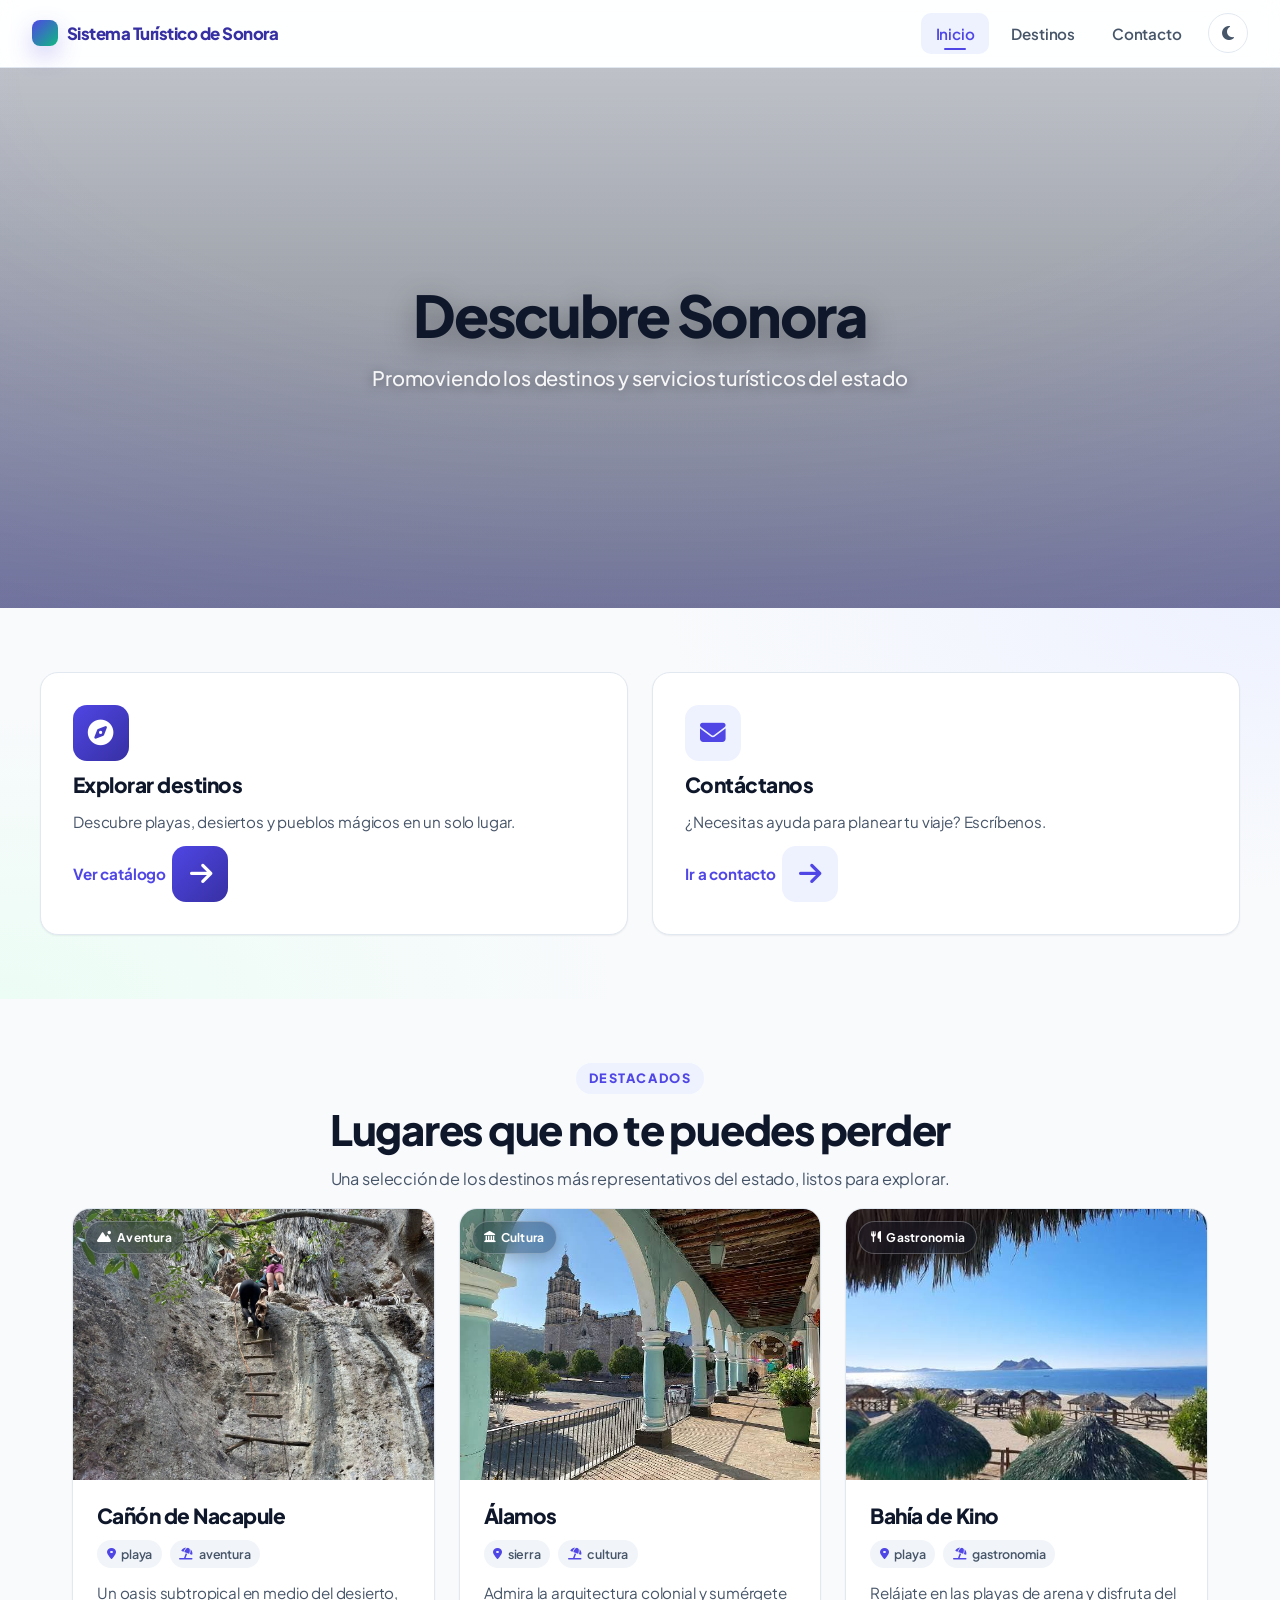
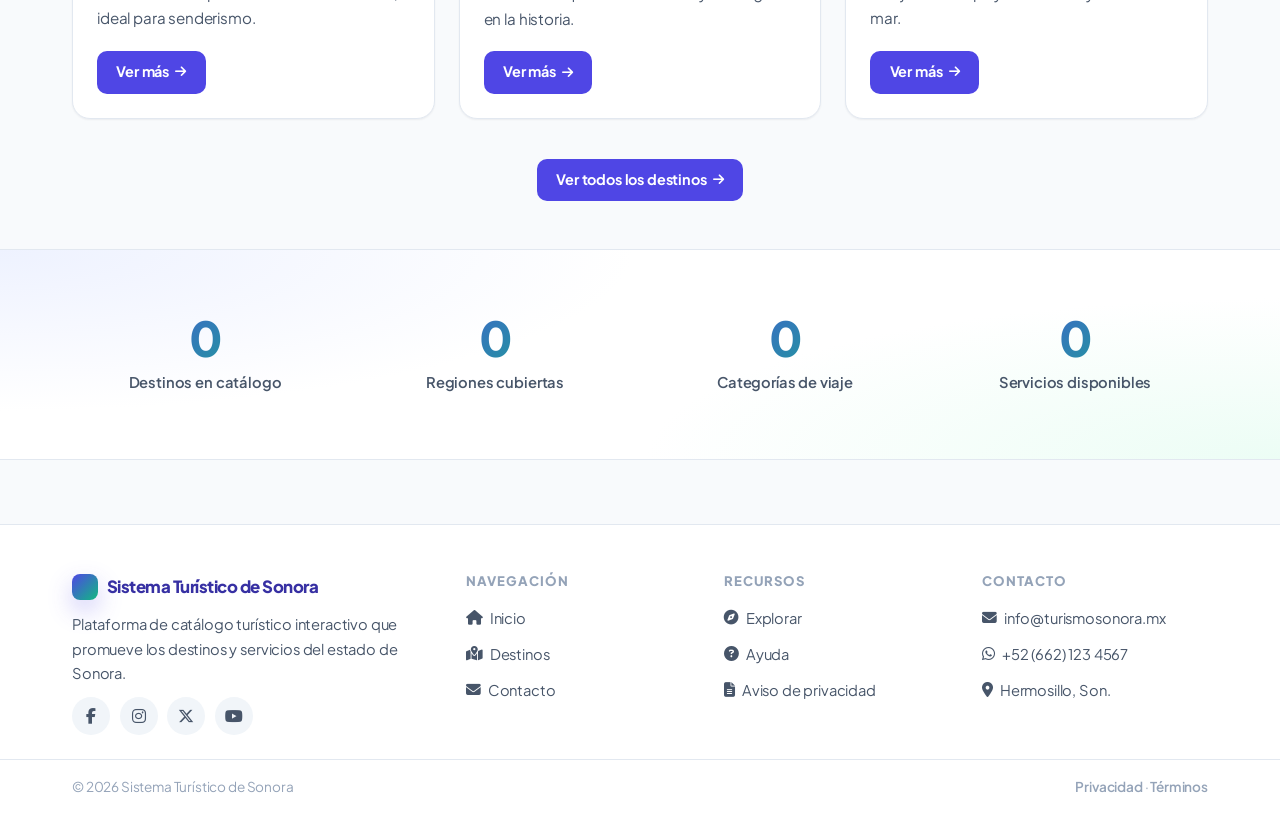
<file: index.html>
<!DOCTYPE html>
<html lang="es">
<head>
    <meta charset="UTF-8">
    <meta name="viewport" content="width=device-width, initial-scale=1.0">
    <title>Sistema Turístico de Sonora - Inicio</title>
    <meta name="description" content="Descubre los destinos turísticos de Sonora: playas, desiertos, pueblos mágicos y aventura. Catálogo interactivo de la Secretaría de Turismo.">
    <meta property="og:title" content="Sistema Turístico de Sonora">
    <meta property="og:description" content="Explora playas, desiertos y pueblos mágicos en un catálogo turístico interactivo.">
    <meta property="og:type" content="website">
    <link rel="icon" href="data:image/svg+xml,<svg xmlns='http://www.w3.org/2000/svg' viewBox='0 0 32 32'><rect width='32' height='32' rx='8' fill='%234F46E5'/><path d='M7 23 L13 13 L17 19 L25 9' stroke='white' stroke-width='2.6' fill='none' stroke-linecap='round' stroke-linejoin='round'/></svg>">
    <link rel="preconnect" href="https://fonts.googleapis.com">
    <link rel="preconnect" href="https://fonts.gstatic.com" crossorigin>
    <link href="https://fonts.googleapis.com/css2?family=Plus+Jakarta+Sans:wght@400;500;600;700;800&display=swap" rel="stylesheet">
    <link rel="stylesheet" href="style.css">
    <link rel="stylesheet" href="https://cdnjs.cloudflare.com/ajax/libs/font-awesome/6.5.2/css/all.min.css">
</head>
<body>

    <a href="#main" class="skip-link">Saltar al contenido</a>

    <header class="main-header">
        <div class="logo">Sistema Turístico de Sonora</div>
        <nav class="main-nav">
            <a href="index.html" class="active">Inicio</a>
            <a href="catalogo.html">Destinos</a>
            <a href="contacto.html">Contacto</a>
            <button id="themeToggle" class="theme-toggle" aria-label="Cambiar tema" aria-pressed="false">
                <i class="fa-solid fa-moon"></i>
            </button>
        </nav>
    </header>

    <main id="main">
        <section class="hero-section-home">
            <div class="hero-content">
                <h1>Descubre Sonora</h1>
                <p>Promoviendo los destinos y servicios turísticos del estado</p>
            </div>
        </section>

        <section class="cta-section">
            <div class="cta-container">
                <a href="catalogo.html" class="cta-card cta-azul-oscuro">
                    <i class="fa-solid fa-compass"></i>
                    <h2>Explorar destinos</h2>
                    <p>Descubre playas, desiertos y pueblos mágicos en un solo lugar.</p>
                    <span class="cta-arrow">Ver catálogo <i class="fa-solid fa-arrow-right"></i></span>
                </a>
                <a href="contacto.html" class="cta-card">
                    <i class="fa-solid fa-envelope"></i>
                    <h2>Contáctanos</h2>
                    <p>¿Necesitas ayuda para planear tu viaje? Escríbenos.</p>
                    <span class="cta-arrow">Ir a contacto <i class="fa-solid fa-arrow-right"></i></span>
                </a>
            </div>
        </section>

        <section class="section-head">
            <span class="eyebrow">Destacados</span>
            <h2>Lugares que no te puedes perder</h2>
            <p>Una selección de los destinos más representativos del estado, listos para explorar.</p>
        </section>

        <div id="destacados-grid" class="destacados-grid">
    
        </div>

        <div class="destacados-cta">
            <a href="catalogo.html" class="btn-ver-mas">Ver todos los destinos</a>
        </div>

        <section class="stats-band">
            <div class="stats-inner">
                <div class="stat-item">
                    <div class="stat-num" data-count="0">0</div>
                    <div class="stat-label">Destinos en catálogo</div>
                </div>
                <div class="stat-item">
                    <div class="stat-num" data-count="0">0</div>
                    <div class="stat-label">Regiones cubiertas</div>
                </div>
                <div class="stat-item">
                    <div class="stat-num" data-count="0">0</div>
                    <div class="stat-label">Categorías de viaje</div>
                </div>
                <div class="stat-item">
                    <div class="stat-num" data-count="0">0</div>
                    <div class="stat-label">Servicios disponibles</div>
                </div>
            </div>
        </section>
    </main>

    <footer class="site-footer">
        <div class="footer-grid">
            <div class="footer-brand">
                <div class="logo">Sistema Turístico de Sonora</div>
                <p>Plataforma de catálogo turístico interactivo que promueve los destinos y servicios del estado de Sonora.</p>
                <div class="footer-social">
                    <a href="#" aria-label="Facebook"><i class="fa-brands fa-facebook-f"></i></a>
                    <a href="#" aria-label="Instagram"><i class="fa-brands fa-instagram"></i></a>
                    <a href="#" aria-label="X"><i class="fa-brands fa-x-twitter"></i></a>
                    <a href="#" aria-label="YouTube"><i class="fa-brands fa-youtube"></i></a>
                </div>
            </div>
            <div class="footer-col">
                <h4>Navegación</h4>
                <ul>
                    <li><a href="index.html"><i class="fa-solid fa-house"></i> Inicio</a></li>
                    <li><a href="catalogo.html"><i class="fa-solid fa-map-location-dot"></i> Destinos</a></li>
                    <li><a href="contacto.html"><i class="fa-solid fa-envelope"></i> Contacto</a></li>
                </ul>
            </div>
            <div class="footer-col">
                <h4>Recursos</h4>
                <ul>
                    <li><a href="catalogo.html"><i class="fa-solid fa-compass"></i> Explorar</a></li>
                    <li><a href="contacto.html"><i class="fa-solid fa-circle-question"></i> Ayuda</a></li>
                    <li><a href="#"><i class="fa-solid fa-file-lines"></i> Aviso de privacidad</a></li>
                </ul>
            </div>
            <div class="footer-col">
                <h4>Contacto</h4>
                <ul>
                    <li><a href="mailto:info@turismosonora.mx"><i class="fa-solid fa-envelope"></i> info@turismosonora.mx</a></li>
                    <li><a href="https://wa.me/526621234567" target="_blank"><i class="fa-brands fa-whatsapp"></i> +52 (662) 123 4567</a></li>
                    <li><a href="#"><i class="fa-solid fa-location-dot"></i> Hermosillo, Son.</a></li>
                </ul>
            </div>
        </div>
        <div class="footer-bottom">
            <div class="footer-bottom-inner">
                <span>© 2026 Sistema Turístico de Sonora</span>
                <span><a href="#">Privacidad</a> · <a href="#">Términos</a></span>
            </div>
        </div>
    </footer>

    <button id="backToTop" class="back-to-top" aria-label="Volver arriba"><i class="fa-solid fa-arrow-up"></i></button>

    <script src="data.js"></script>
    <script src="inicio.js"></script>
    <script src="theme.js"></script>

</body>
</html>
</file>
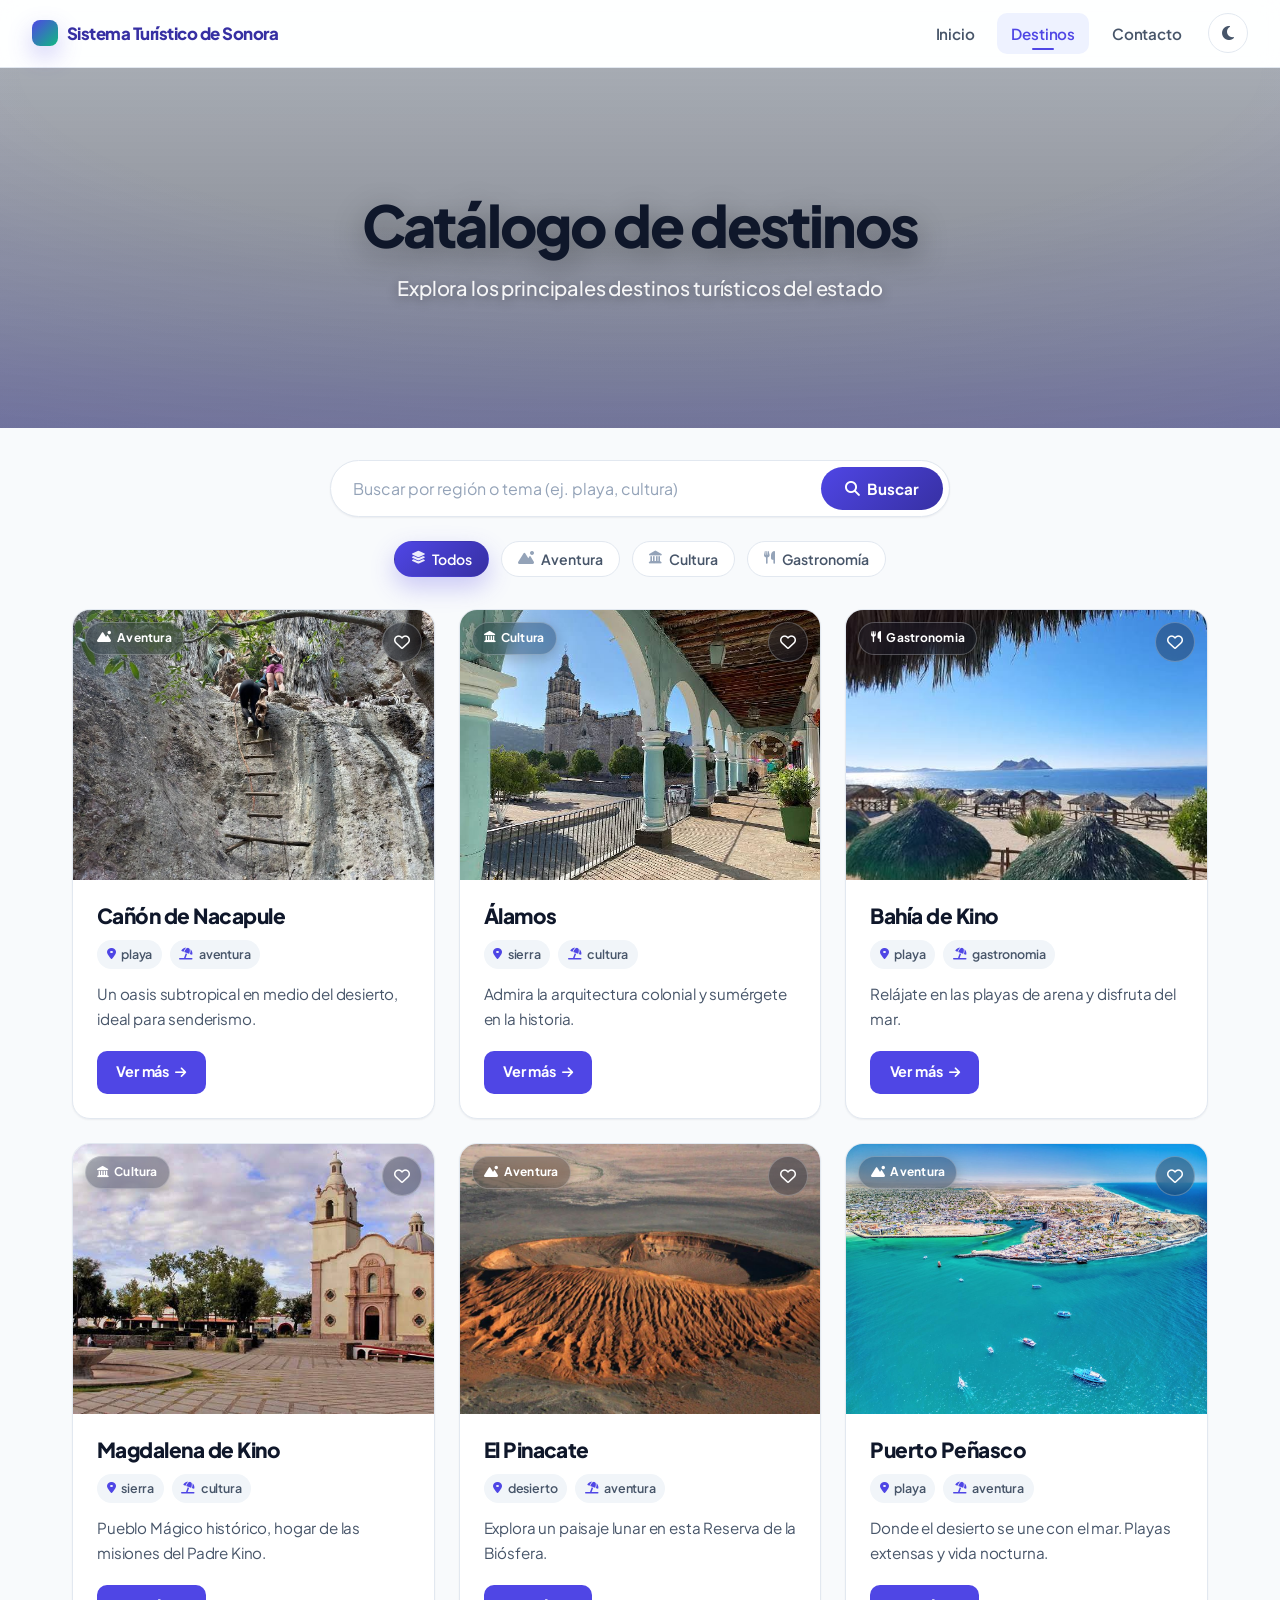
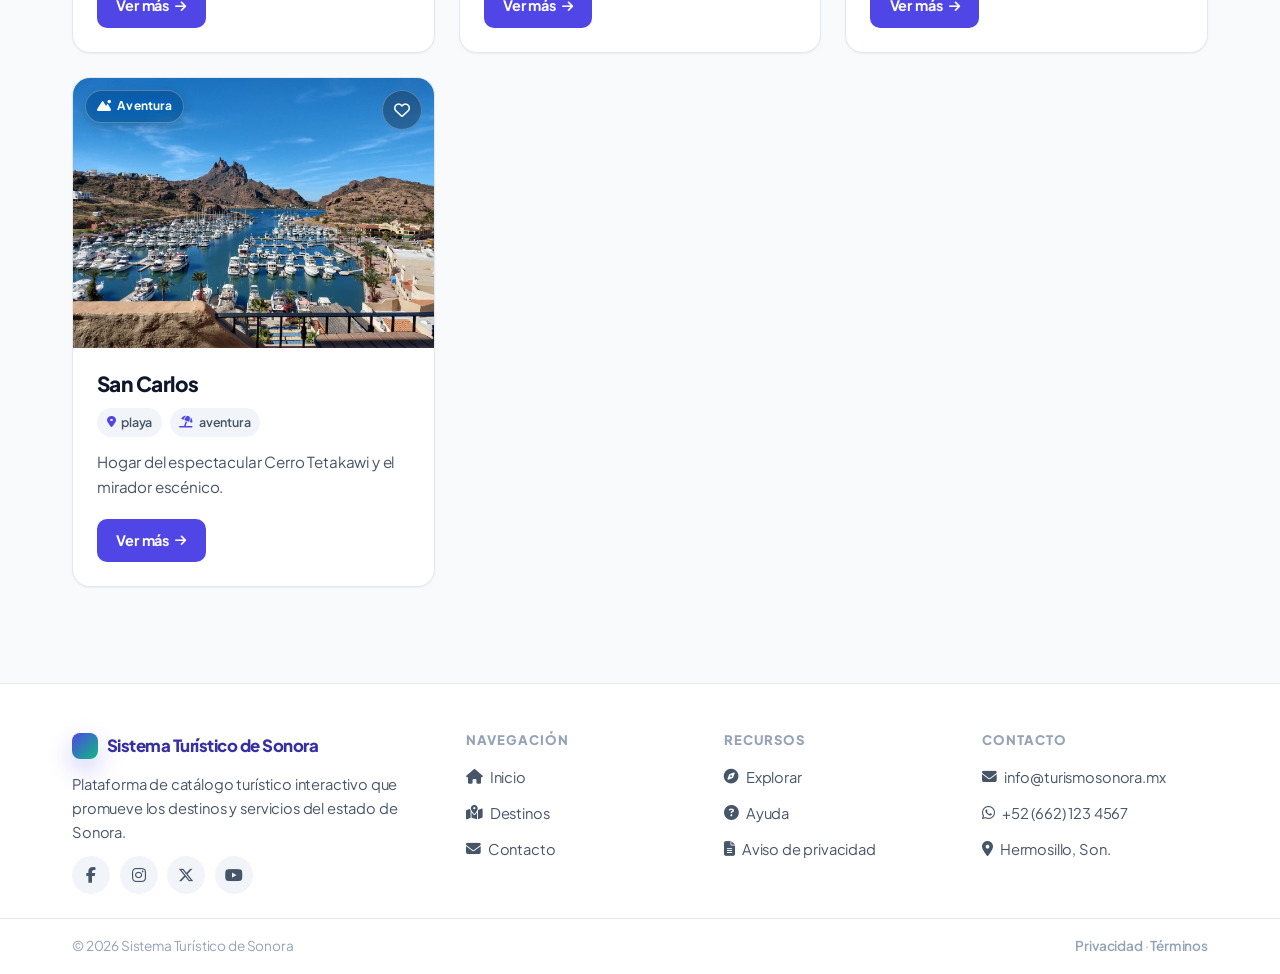
<file: catalogo.html>
<!DOCTYPE html>
<html lang="es">
<head>
    <meta charset="UTF-8">
    <meta name="viewport" content="width=device-width, initial-scale=1.0">
    <title>Catálogo de Destinos - Sonora Turística</title>
    <meta name="description" content="Explora los principales destinos turísticos de Sonora: playas, desiertos, pueblos mágicos y aventura.">
    <meta property="og:title" content="Catálogo de Destinos - Sonora Turística">
    <meta property="og:description" content="Explora los principales destinos turísticos del estado de Sonora.">
    <meta property="og:type" content="website">
    <link rel="icon" href="data:image/svg+xml,<svg xmlns='http://www.w3.org/2000/svg' viewBox='0 0 32 32'><rect width='32' height='32' rx='8' fill='%234F46E5'/><path d='M7 23 L13 13 L17 19 L25 9' stroke='white' stroke-width='2.6' fill='none' stroke-linecap='round' stroke-linejoin='round'/></svg>">
    <link rel="preconnect" href="https://fonts.googleapis.com">
    <link rel="preconnect" href="https://fonts.gstatic.com" crossorigin>
    <link href="https://fonts.googleapis.com/css2?family=Plus+Jakarta+Sans:wght@400;500;600;700;800&display=swap" rel="stylesheet">
    <link rel="stylesheet" href="style.css">
    <link rel="stylesheet" href="https://cdnjs.cloudflare.com/ajax/libs/font-awesome/6.5.2/css/all.min.css">
</head>
<body>

    <a href="#main" class="skip-link">Saltar al contenido</a>

    <header class="main-header">
        <div class="logo">Sistema Turístico de Sonora</div>
        <nav class="main-nav">
            <a href="index.html">Inicio</a>
            <a href="catalogo.html" class="active">Destinos</a>
            <a href="contacto.html">Contacto</a>
            <button id="themeToggle" class="theme-toggle" aria-label="Cambiar tema" aria-pressed="false">
                <i class="fa-solid fa-moon"></i>
            </button>
        </nav>
    </header>

    <main id="main">
        <section class="hero-section">
            <div class="hero-content">
                <h1>Catálogo de destinos</h1>
                <p>Explora los principales destinos turísticos del estado</p>
            </div>
        </section>

        <section class="search-section">
            <div class="search-container">
                <input type="text" id="searchInput" placeholder="Buscar por región o tema (ej. playa, cultura)">
                <button id="searchButton"><i class="fa-solid fa-magnifying-glass"></i> Buscar</button>
            </div>
        </section>

        <div id="filtros-container" class="filter-bar"></div>

        <div id="destinos-container">

        </div>
    </main>

    <footer class="site-footer">
        <div class="footer-grid">
            <div class="footer-brand">
                <div class="logo">Sistema Turístico de Sonora</div>
                <p>Plataforma de catálogo turístico interactivo que promueve los destinos y servicios del estado de Sonora.</p>
                <div class="footer-social">
                    <a href="#" aria-label="Facebook"><i class="fa-brands fa-facebook-f"></i></a>
                    <a href="#" aria-label="Instagram"><i class="fa-brands fa-instagram"></i></a>
                    <a href="#" aria-label="X"><i class="fa-brands fa-x-twitter"></i></a>
                    <a href="#" aria-label="YouTube"><i class="fa-brands fa-youtube"></i></a>
                </div>
            </div>
            <div class="footer-col">
                <h4>Navegación</h4>
                <ul>
                    <li><a href="index.html"><i class="fa-solid fa-house"></i> Inicio</a></li>
                    <li><a href="catalogo.html"><i class="fa-solid fa-map-location-dot"></i> Destinos</a></li>
                    <li><a href="contacto.html"><i class="fa-solid fa-envelope"></i> Contacto</a></li>
                </ul>
            </div>
            <div class="footer-col">
                <h4>Recursos</h4>
                <ul>
                    <li><a href="catalogo.html"><i class="fa-solid fa-compass"></i> Explorar</a></li>
                    <li><a href="contacto.html"><i class="fa-solid fa-circle-question"></i> Ayuda</a></li>
                    <li><a href="#"><i class="fa-solid fa-file-lines"></i> Aviso de privacidad</a></li>
                </ul>
            </div>
            <div class="footer-col">
                <h4>Contacto</h4>
                <ul>
                    <li><a href="mailto:info@turismosonora.mx"><i class="fa-solid fa-envelope"></i> info@turismosonora.mx</a></li>
                    <li><a href="https://wa.me/526621234567" target="_blank"><i class="fa-brands fa-whatsapp"></i> +52 (662) 123 4567</a></li>
                    <li><a href="#"><i class="fa-solid fa-location-dot"></i> Hermosillo, Son.</a></li>
                </ul>
            </div>
        </div>
        <div class="footer-bottom">
            <div class="footer-bottom-inner">
                <span>© 2026 Sistema Turístico de Sonora</span>
                <span><a href="#">Privacidad</a> · <a href="#">Términos</a></span>
            </div>
        </div>
    </footer>

    <button id="backToTop" class="back-to-top" aria-label="Volver arriba"><i class="fa-solid fa-arrow-up"></i></button>

    <script src="data.js"></script>
    <script src="catalogo.js"></script>
    <script src="theme.js"></script>

</body>
</html>
</file>
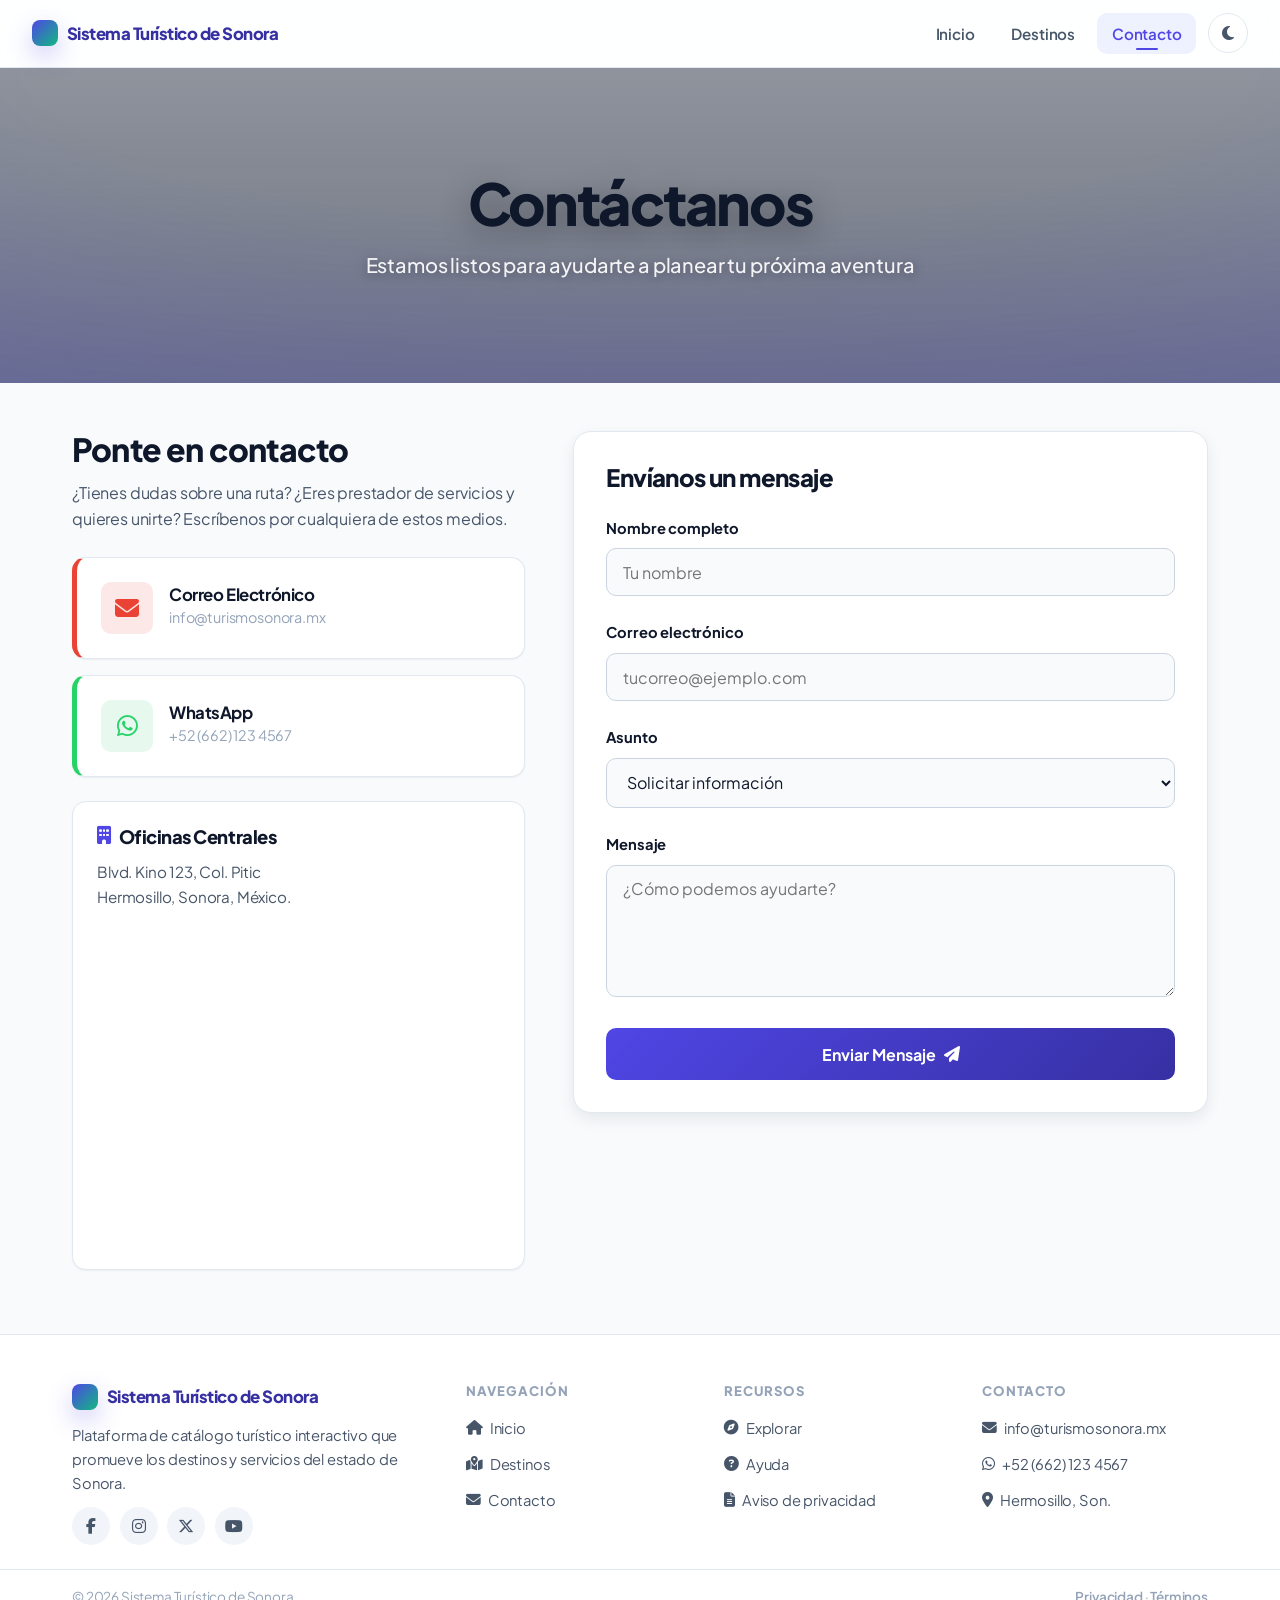
<file: contacto.html>
<!DOCTYPE html>
<html lang="es">
<head>
    <meta charset="UTF-8">
    <meta name="viewport" content="width=device-width, initial-scale=1.0">
    <title>Contacto - Sonora Turística</title>
    <meta name="description" content="Ponte en contacto con el Sistema Turístico de Sonora para planear tu próxima aventura.">
    <meta property="og:title" content="Contacto - Sonora Turística">
    <meta property="og:type" content="website">
    <link rel="icon" href="data:image/svg+xml,<svg xmlns='http://www.w3.org/2000/svg' viewBox='0 0 32 32'><rect width='32' height='32' rx='8' fill='%234F46E5'/><path d='M7 23 L13 13 L17 19 L25 9' stroke='white' stroke-width='2.6' fill='none' stroke-linecap='round' stroke-linejoin='round'/></svg>">
    <link rel="preconnect" href="https://fonts.googleapis.com">
    <link rel="preconnect" href="https://fonts.gstatic.com" crossorigin>
    <link href="https://fonts.googleapis.com/css2?family=Plus+Jakarta+Sans:wght@400;500;600;700;800&display=swap" rel="stylesheet">
    <link rel="stylesheet" href="style.css">
    <link rel="stylesheet" href="https://cdnjs.cloudflare.com/ajax/libs/font-awesome/6.5.2/css/all.min.css">
</head>
<body>

    <a href="#main" class="skip-link">Saltar al contenido</a>

    <header class="main-header">
        <div class="logo">Sistema Turístico de Sonora</div>
        <nav class="main-nav">
            <a href="index.html">Inicio</a>
            <a href="catalogo.html">Destinos</a>
            <a href="contacto.html" class="active">Contacto</a>
            <button id="themeToggle" class="theme-toggle" aria-label="Cambiar tema" aria-pressed="false">
                <i class="fa-solid fa-moon"></i>
            </button>
        </nav>
    </header>

    <section class="hero-section hero-contact">
        <div class="hero-content">
            <h1>Contáctanos</h1>
            <p>Estamos listos para ayudarte a planear tu próxima aventura</p>
        </div>
    </section>

    <main id="main" class="contact-container">

        <div class="contact-info">
            <h2>Ponte en contacto</h2>
            <p>¿Tienes dudas sobre una ruta? ¿Eres prestador de servicios y quieres unirte? Escríbenos por cualquiera de estos medios.</p>

            <div class="contact-methods">
                <a href="mailto:info@turismosonora.mx" class="method-card gmail">
                    <div class="icon-box">
                        <i class="fa-solid fa-envelope"></i>
                    </div>
                    <div class="method-text">
                        <h3>Correo Electrónico</h3>
                        <span>info@turismosonora.mx</span>
                    </div>
                </a>

                <a href="https://wa.me/526621234567" target="_blank" class="method-card whatsapp">
                    <div class="icon-box">
                        <i class="fa-brands fa-whatsapp"></i>
                    </div>
                    <div class="method-text">
                        <h3>WhatsApp</h3>
                        <span>+52 (662) 123 4567</span>
                    </div>
                </a>
            </div>

            <div class="office-info">
                <h3><i class="fa-solid fa-building"></i> Oficinas Centrales</h3>
                <p>Blvd. Kino 123, Col. Pitic<br>Hermosillo, Sonora, México.</p>
                <iframe
                    src="https://www.google.com/maps/embed?pb=!1m18!1m12!1m3!1d3486.27666678392!2d-110.94362072533224!3d29.097512362815294!2m3!1f0!2f0!3f0!3m2!1i1024!2i768!4f13.1!3m3!1m2!1s0x86ce85cfbda37e07%3A0xc88acd56bc7b51e6!2sBlvd.%20Fco.%20Eusebio%20Kino%2C%20Hermosillo%2C%20Son.!5e0!3m2!1ses-419!2smx!4v1763764173154!5m2!1ses-419!2smx"
                    allowfullscreen=""
                    loading="lazy"
                    referrerpolicy="no-referrer-when-downgrade">
                </iframe>
            </div>
        </div>

        <div class="contact-form-wrapper">
            <form id="contactForm" class="contact-form">
                <h2>Envíanos un mensaje</h2>

                <div class="form-group">
                    <label for="nombre">Nombre completo</label>
                    <input type="text" id="nombre" placeholder="Tu nombre" required>
                </div>

                <div class="form-group">
                    <label for="email">Correo electrónico</label>
                    <input type="email" id="email" placeholder="tucorreo@ejemplo.com" required>
                </div>

                <div class="form-group">
                    <label for="asunto">Asunto</label>
                    <select id="asunto">
                        <option value="informacion">Solicitar información</option>
                        <option value="soporte">Soporte técnico</option>
                        <option value="alianza">Alianza comercial</option>
                        <option value="otro">Otro</option>
                    </select>
                </div>

                <div class="form-group">
                    <label for="mensaje">Mensaje</label>
                    <textarea id="mensaje" rows="5" placeholder="¿Cómo podemos ayudarte?" required></textarea>
                </div>

                <button type="submit" class="btn-submit">
                    Enviar Mensaje <i class="fa-solid fa-paper-plane"></i>
                </button>
            </form>
        </div>

    </main>

    <footer class="site-footer">
        <div class="footer-grid">
            <div class="footer-brand">
                <div class="logo">Sistema Turístico de Sonora</div>
                <p>Plataforma de catálogo turístico interactivo que promueve los destinos y servicios del estado de Sonora.</p>
                <div class="footer-social">
                    <a href="#" aria-label="Facebook"><i class="fa-brands fa-facebook-f"></i></a>
                    <a href="#" aria-label="Instagram"><i class="fa-brands fa-instagram"></i></a>
                    <a href="#" aria-label="X"><i class="fa-brands fa-x-twitter"></i></a>
                    <a href="#" aria-label="YouTube"><i class="fa-brands fa-youtube"></i></a>
                </div>
            </div>
            <div class="footer-col">
                <h4>Navegación</h4>
                <ul>
                    <li><a href="index.html"><i class="fa-solid fa-house"></i> Inicio</a></li>
                    <li><a href="catalogo.html"><i class="fa-solid fa-map-location-dot"></i> Destinos</a></li>
                    <li><a href="contacto.html"><i class="fa-solid fa-envelope"></i> Contacto</a></li>
                </ul>
            </div>
            <div class="footer-col">
                <h4>Recursos</h4>
                <ul>
                    <li><a href="catalogo.html"><i class="fa-solid fa-compass"></i> Explorar</a></li>
                    <li><a href="contacto.html"><i class="fa-solid fa-circle-question"></i> Ayuda</a></li>
                    <li><a href="#"><i class="fa-solid fa-file-lines"></i> Aviso de privacidad</a></li>
                </ul>
            </div>
            <div class="footer-col">
                <h4>Contacto</h4>
                <ul>
                    <li><a href="mailto:info@turismosonora.mx"><i class="fa-solid fa-envelope"></i> info@turismosonora.mx</a></li>
                    <li><a href="https://wa.me/526621234567" target="_blank"><i class="fa-brands fa-whatsapp"></i> +52 (662) 123 4567</a></li>
                    <li><a href="#"><i class="fa-solid fa-location-dot"></i> Hermosillo, Son.</a></li>
                </ul>
            </div>
        </div>
        <div class="footer-bottom">
            <div class="footer-bottom-inner">
               <span>© 2026 Sistema Turístico de Sonora</span>
                <span><a href="#">Privacidad</a> · <a href="#">Términos</a></span>
            </div>
        </div>
    </footer>

    <button id="backToTop" class="back-to-top" aria-label="Volver arriba"><i class="fa-solid fa-arrow-up"></i></button>

    <script src="contacto.js"></script>
    <script src="theme.js"></script>

</body>
</html>
</file>
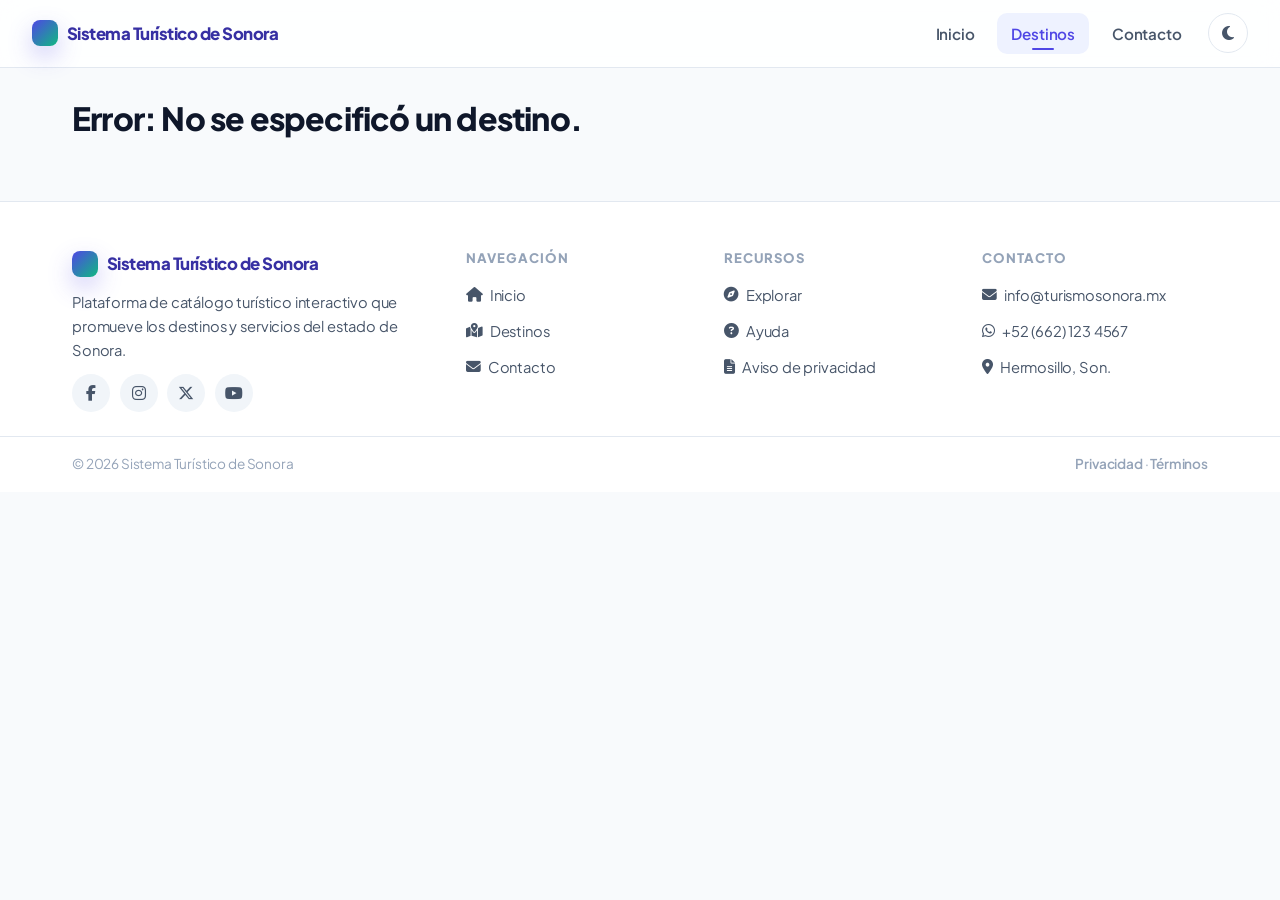
<file: detalle.html>
<!DOCTYPE html>
<html lang="es">
<head>
    <meta charset="UTF-8">
    <meta name="viewport" content="width=device-width, initial-scale=1.0">
    <title>Detalle del Destino - Sonora Turística</title>
    <meta name="description" content="Información completa del destino: galería, servicios, itinerario sugerido y ubicación.">
    <meta property="og:title" content="Detalle del Destino - Sonora Turística">
    <meta property="og:type" content="website">
    <link rel="icon" href="data:image/svg+xml,<svg xmlns='http://www.w3.org/2000/svg' viewBox='0 0 32 32'><rect width='32' height='32' rx='8' fill='%234F46E5'/><path d='M7 23 L13 13 L17 19 L25 9' stroke='white' stroke-width='2.6' fill='none' stroke-linecap='round' stroke-linejoin='round'/></svg>">
    <link rel="preconnect" href="https://fonts.googleapis.com">
    <link rel="preconnect" href="https://fonts.gstatic.com" crossorigin>
    <link href="https://fonts.googleapis.com/css2?family=Plus+Jakarta+Sans:wght@400;500;600;700;800&display=swap" rel="stylesheet">
    <link rel="stylesheet" href="style.css">
    <link rel="stylesheet" href="https://cdnjs.cloudflare.com/ajax/libs/font-awesome/6.5.2/css/all.min.css">
</head>
<body>

    <a href="#detalle-container" class="skip-link">Saltar al contenido</a>

    <header class="main-header">
        <div class="logo">Sistema Turístico de Sonora</div>
        <nav class="main-nav">
            <a href="index.html">Inicio</a>
            <a href="catalogo.html" class="active">Destinos</a>
            <a href="contacto.html">Contacto</a>
            <button id="themeToggle" class="theme-toggle" aria-label="Cambiar tema" aria-pressed="false">
                <i class="fa-solid fa-moon"></i>
            </button>
        </nav>
    </header>

    <main id="detalle-container" class="detalle-container">
        <div class="loading">
            <i class="fa-solid fa-spinner fa-spin"></i> Cargando destino...
        </div>
    </main>

    <footer class="site-footer">
        <div class="footer-grid">
            <div class="footer-brand">
                <div class="logo">Sistema Turístico de Sonora</div>
                <p>Plataforma de catálogo turístico interactivo que promueve los destinos y servicios del estado de Sonora.</p>
                <div class="footer-social">
                    <a href="#" aria-label="Facebook"><i class="fa-brands fa-facebook-f"></i></a>
                    <a href="#" aria-label="Instagram"><i class="fa-brands fa-instagram"></i></a>
                    <a href="#" aria-label="X"><i class="fa-brands fa-x-twitter"></i></a>
                    <a href="#" aria-label="YouTube"><i class="fa-brands fa-youtube"></i></a>
                </div>
            </div>
            <div class="footer-col">
                <h4>Navegación</h4>
                <ul>
                    <li><a href="index.html"><i class="fa-solid fa-house"></i> Inicio</a></li>
                    <li><a href="catalogo.html"><i class="fa-solid fa-map-location-dot"></i> Destinos</a></li>
                    <li><a href="contacto.html"><i class="fa-solid fa-envelope"></i> Contacto</a></li>
                </ul>
            </div>
            <div class="footer-col">
                <h4>Recursos</h4>
                <ul>
                    <li><a href="catalogo.html"><i class="fa-solid fa-compass"></i> Explorar</a></li>
                    <li><a href="contacto.html"><i class="fa-solid fa-circle-question"></i> Ayuda</a></li>
                    <li><a href="#"><i class="fa-solid fa-file-lines"></i> Aviso de privacidad</a></li>
                </ul>
            </div>
            <div class="footer-col">
                <h4>Contacto</h4>
                <ul>
                    <li><a href="mailto:info@turismosonora.mx"><i class="fa-solid fa-envelope"></i> info@turismosonora.mx</a></li>
                    <li><a href="https://wa.me/526621234567" target="_blank"><i class="fa-brands fa-whatsapp"></i> +52 (662) 123 4567</a></li>
                    <li><a href="#"><i class="fa-solid fa-location-dot"></i> Hermosillo, Son.</a></li>
                </ul>
            </div>
        </div>
        <div class="footer-bottom">
            <div class="footer-bottom-inner">
                <span>© 2026 Sistema Turístico de Sonora</span>
                <span><a href="#">Privacidad</a> · <a href="#">Términos</a></span>
            </div>
        </div>
    </footer>

    <button id="backToTop" class="back-to-top" aria-label="Volver arriba"><i class="fa-solid fa-arrow-up"></i></button>

    <script src="data.js"></script>
    <script src="detalle.js"></script>
    <script src="theme.js"></script>

</body>
</html>
</file>
<file: style.css>
/* =====================================================================
   SISTEMA TURÍSTICO DE SONORA — DISEÑO MODERNO (Estilo Vercel / Linear / Airbnb)
   ===================================================================== */

/* ---------------------------------------------------------------------
   1. DESIGN TOKENS (Sistema de Diseño)
   --------------------------------------------------------------------- */
:root {
    /* Paleta de color */
    --color-bg: #F8FAFC;
    --color-surface: #FFFFFF;
    --color-surface-2: #F1F5F9;
    --color-border: #E2E8F0;
    --color-border-strong: #CBD5E1;

    --color-text: #0F172A;
    --color-text-soft: #475569;
    --color-text-muted: #94A3B8;

    /* Acentos — Índigo + Esmeralda (viajes) */
    --color-primary: #4F46E5;
    --color-primary-600: #4338CA;
    --color-primary-700: #3730A3;
    --color-primary-soft: #EEF2FF;
    --color-accent: #10B981;
    --color-accent-600: #059669;
    --color-accent-soft: #ECFDF5;

    /* Semánticos */
    --color-danger: #EF4444;

    /* Sombras */
    --shadow-sm: 0 1px 2px rgba(15, 23, 42, 0.06);
    --shadow-md: 0 6px 16px rgba(15, 23, 42, 0.08);
    --shadow-lg: 0 18px 40px rgba(15, 23, 42, 0.12);
    --shadow-primary: 0 10px 24px rgba(79, 70, 229, 0.28);

    /* Radios */
    --radius-sm: 10px;
    --radius-md: 14px;
    --radius-lg: 18px;
    --radius-pill: 999px;

    /* Tipografía */
    --font-sans: 'Plus Jakarta Sans', 'Inter', system-ui, -apple-system, 'Segoe UI', sans-serif;

    /* Espaciado (escala rem) */
    --space-1: 0.5rem;
    --space-2: 0.75rem;
    --space-3: 1rem;
    --space-4: 1.5rem;
    --space-5: 2rem;
    --space-6: 3rem;
    --space-7: 4rem;

    /* Layout */
    --container: 1200px;
    --header-h: 68px;
}

/* ---------------------------------------------------------------------
   2. RESET & BASE
   --------------------------------------------------------------------- */
*,
*::before,
*::after {
    box-sizing: border-box;
}

html {
    scroll-behavior: smooth;
}

body {
    font-family: var(--font-sans);
    margin: 0;
    padding: 0;
    background-color: var(--color-bg);
    color: var(--color-text);
    line-height: 1.65;
    -webkit-font-smoothing: antialiased;
    text-rendering: optimizeLegibility;
    letter-spacing: -0.01em;
}

img {
    display: block;
    max-width: 100%;
}

a {
    color: inherit;
    text-decoration: none;
}

h1, h2, h3, h4 {
    margin: 0;
    font-weight: 800;
    letter-spacing: -0.025em;
    line-height: 1.15;
    color: var(--color-text);
}

p {
    margin: 0;
    color: var(--color-text-soft);
}

/* ---------------------------------------------------------------------
   3. SCROLLBAR PERSONALIZADA
   --------------------------------------------------------------------- */
* {
    scrollbar-width: thin;
    scrollbar-color: var(--color-border-strong) transparent;
}

*::-webkit-scrollbar {
    width: 10px;
    height: 10px;
}

*::-webkit-scrollbar-track {
    background: transparent;
}

*::-webkit-scrollbar-thumb {
    background: var(--color-border-strong);
    border-radius: var(--radius-pill);
    border: 2px solid var(--color-bg);
}

*::-webkit-scrollbar-thumb:hover {
    background: var(--color-text-muted);
}

/* Foco accesible global */
:focus-visible {
    outline: 3px solid rgba(79, 70, 229, 0.45);
    outline-offset: 2px;
    border-radius: 6px;
}

/* ---------------------------------------------------------------------
   4. HEADER & NAVEGACIÓN
   --------------------------------------------------------------------- */
.main-header {
    position: sticky;
    top: 0;
    z-index: 100;
    display: flex;
    align-items: center;
    justify-content: space-between;
    height: var(--header-h);
    padding: 0 var(--space-5);
    background: rgba(255, 255, 255, 0.85);
    backdrop-filter: saturate(180%) blur(12px);
    -webkit-backdrop-filter: saturate(180%) blur(12px);
    border-bottom: 1px solid var(--color-border);
}

.logo {
    display: flex;
    align-items: center;
    gap: 0.55rem;
    font-weight: 800;
    font-size: 1.05rem;
    letter-spacing: -0.03em;
    color: var(--color-primary-700);
}

.logo::before {
    content: "";
    width: 26px;
    height: 26px;
    border-radius: 8px;
    background: linear-gradient(135deg, var(--color-primary), var(--color-accent));
    box-shadow: var(--shadow-primary);
    flex-shrink: 0;
}

.main-nav {
    display: flex;
    align-items: center;
    gap: var(--space-1);
}

.main-nav a {
    position: relative;
    padding: 0.5rem 0.9rem;
    border-radius: var(--radius-sm);
    font-weight: 600;
    font-size: 0.95rem;
    color: var(--color-text-soft);
    transition: color 0.2s ease-in-out, background-color 0.2s ease-in-out;
}

.main-nav a::after {
    content: "";
    position: absolute;
    left: 50%;
    bottom: 4px;
    width: 0;
    height: 2px;
    border-radius: 2px;
    background: var(--color-primary);
    transform: translateX(-50%);
    transition: width 0.2s ease-in-out;
}

.main-nav a:hover {
    color: var(--color-primary);
    background: var(--color-primary-soft);
}

.main-nav a.active {
    color: var(--color-primary);
    background: var(--color-primary-soft);
}

.main-nav a.active::after {
    width: 22px;
}

/* ---------------------------------------------------------------------
   5. SECCIONES HERO
   --------------------------------------------------------------------- */
.hero-section,
.hero-section-home,
.hero-contact {
    position: relative;
    display: flex;
    align-items: center;
    justify-content: center;
    text-align: center;
    color: #fff;
    overflow: hidden;
    isolation: isolate;
}

.hero-section-home {
    height: clamp(380px, 60vh, 620px);
    background:
        linear-gradient(180deg, rgba(15, 23, 42, 0.25), rgba(15, 23, 42, 0.55)),
        url('https://noro.mx/wp-content/uploads/2025/01/Cuando-se-fundo-el-estado-de-Sonora.png') center / cover no-repeat;
}

.hero-section {
    height: clamp(280px, 40vh, 420px);
    background:
        linear-gradient(180deg, rgba(15, 23, 42, 0.35), rgba(15, 23, 42, 0.55)),
        url('https://tusonora.wordpress.com/wp-content/uploads/2018/10/collage_pm1.jpg?w=1200&h=600&crop=1') center / cover no-repeat;
}

.hero-contact {
    height: clamp(260px, 35vh, 360px);
    background:
        linear-gradient(180deg, rgba(15, 23, 42, 0.45), rgba(15, 23, 42, 0.6)),
        url('https://images.unsplash.com/photo-1486312338219-ce68d2c6f44d?q=80&w=2072&auto=format&fit=crop') center / cover no-repeat;
}

/* Velo decorativo con gradiente de marca */
.hero-section::after,
.hero-section-home::after,
.hero-contact::after {
    content: "";
    position: absolute;
    inset: 0;
    z-index: -1;
    background: radial-gradient(120% 120% at 50% 0%, transparent 40%, rgba(79, 70, 229, 0.25));
    mix-blend-mode: screen;
}

.hero-content {
    max-width: 760px;
    padding: var(--space-4);
    animation: heroIn 0.7s cubic-bezier(0.22, 1, 0.36, 1) both;
}

.hero-content h1 {
    font-size: clamp(2.2rem, 5vw, 3.6rem);
    font-weight: 800;
    letter-spacing: -0.04em;
    text-shadow: 0 8px 30px rgba(0, 0, 0, 0.35);
}

.hero-content p {
    margin-top: var(--space-2);
    font-size: clamp(1rem, 2.2vw, 1.25rem);
    font-weight: 500;
    color: rgba(255, 255, 255, 0.92);
    text-shadow: 0 2px 12px rgba(0, 0, 0, 0.4);
}

@keyframes heroIn {
    from { opacity: 0; transform: translateY(18px); }
    to   { opacity: 1; transform: translateY(0); }
}

/* ---------------------------------------------------------------------
   6. INDEX — SECCIÓN CTA
   --------------------------------------------------------------------- */
.cta-section {
    padding: var(--space-7) var(--space-5);
    background:
        radial-gradient(80% 120% at 100% 0%, var(--color-primary-soft), transparent 60%),
        radial-gradient(80% 120% at 0% 100%, var(--color-accent-soft), transparent 60%),
        var(--color-bg);
}

.cta-container {
    max-width: var(--container);
    margin: 0 auto;
    display: grid;
    grid-template-columns: repeat(auto-fit, minmax(260px, 1fr));
    gap: var(--space-4);
}

.cta-card {
    position: relative;
    display: flex;
    flex-direction: column;
    align-items: flex-start;
    gap: var(--space-2);
    padding: var(--space-5);
    border-radius: var(--radius-lg);
    background: var(--color-surface);
    border: 1px solid var(--color-border);
    box-shadow: var(--shadow-sm);
    color: var(--color-text);
    overflow: hidden;
    transition: transform 0.25s ease, box-shadow 0.25s ease, border-color 0.25s ease;
}

.cta-card::before {
    content: "";
    position: absolute;
    inset: 0 0 auto 0;
    height: 4px;
    background: linear-gradient(90deg, var(--color-primary), var(--color-accent));
    opacity: 0;
    transition: opacity 0.25s ease;
}

.cta-card:hover {
    transform: translateY(-4px);
    box-shadow: var(--shadow-lg);
    border-color: var(--color-border-strong);
}

.cta-card:hover::before {
    opacity: 1;
}

.cta-card i {
    display: flex;
    align-items: center;
    justify-content: center;
    width: 56px;
    height: 56px;
    border-radius: var(--radius-md);
    font-size: 1.6rem;
    background: var(--color-primary-soft);
    color: var(--color-primary);
}

.cta-card h2 {
    font-size: 1.3rem;
}

.cta-card p {
    font-size: 0.95rem;
}

.cta-card .cta-arrow {
    margin-top: auto;
    display: inline-flex;
    align-items: center;
    gap: 0.4rem;
    font-weight: 700;
    color: var(--color-primary);
    font-size: 0.95rem;
    transition: gap 0.2s ease;
}

.cta-card:hover .cta-arrow {
    gap: 0.7rem;
}

/* Variantes de color para el icono */
.cta-azul-oscuro i {
    background: linear-gradient(135deg, var(--color-primary), var(--color-primary-700));
    color: #fff;
}

/* ---------------------------------------------------------------------
   7. CATÁLOGO — BÚSQUEDA
   --------------------------------------------------------------------- */
.search-section {
    padding: var(--space-5) var(--space-5) 0;
    background: transparent;
    display: flex;
    justify-content: center;
}

.search-container {
    display: flex;
    width: 100%;
    max-width: 620px;
    background: var(--color-surface);
    border: 1px solid var(--color-border);
    border-radius: var(--radius-pill);
    padding: 0.35rem;
    box-shadow: var(--shadow-sm);
    transition: box-shadow 0.2s ease, border-color 0.2s ease;
}

.search-container:focus-within {
    border-color: var(--color-primary);
    box-shadow: 0 0 0 4px rgba(79, 70, 229, 0.15);
}

#searchInput {
    flex: 1;
    border: none;
    background: transparent;
    padding: 0.7rem 1rem;
    font-size: 1rem;
    font-family: inherit;
    color: var(--color-text);
    outline: none;
}

#searchInput::placeholder {
    color: var(--color-text-muted);
}

#searchButton {
    padding: 0.7rem 1.5rem;
    border: none;
    border-radius: var(--radius-pill);
    background: linear-gradient(135deg, var(--color-primary), var(--color-primary-700));
    color: #fff;
    font-size: 0.95rem;
    font-weight: 700;
    font-family: inherit;
    cursor: pointer;
    display: inline-flex;
    align-items: center;
    gap: 0.45rem;
    transition: transform 0.15s ease, box-shadow 0.2s ease, filter 0.2s ease;
}

#searchButton:hover {
    filter: brightness(1.07);
    box-shadow: var(--shadow-primary);
}

#searchButton:active {
    transform: scale(0.97);
}

/* ---------------------------------------------------------------------
   8. CATÁLOGO — GRID DE TARJETAS
   --------------------------------------------------------------------- */
#destinos-container {
    padding: var(--space-5);
    max-width: var(--container);
    margin: 0 auto;
    display: grid;
    grid-template-columns: repeat(auto-fill, minmax(320px, 1fr));
    gap: var(--space-4);
}

/* Mensaje de "sin resultados" */
#destinos-container > p {
    grid-column: 1 / -1;
    text-align: center;
    padding: var(--space-6);
    color: var(--color-text-muted);
    font-size: 1.05rem;
    background: var(--color-surface);
    border: 1px dashed var(--color-border-strong);
    border-radius: var(--radius-lg);
}

.destino-card {
    position: relative;
    display: flex;
    flex-direction: column;
    background: var(--color-surface);
    border: 1px solid var(--color-border);
    border-radius: var(--radius-lg);
    overflow: hidden;
    box-shadow: var(--shadow-sm);
    transition: transform 0.25s ease, box-shadow 0.25s ease, border-color 0.25s ease;
}

.destino-card:hover {
    transform: translateY(-4px);
    box-shadow: var(--shadow-lg);
    border-color: var(--color-border-strong);
}

.destino-card-img {
    position: relative;
    aspect-ratio: 4 / 3;
    overflow: hidden;
}

.destino-card-img img {
    width: 100%;
    height: 100%;
    object-fit: cover;
    transition: transform 0.5s cubic-bezier(0.22, 1, 0.36, 1);
}

.destino-card:hover .destino-card-img img {
    transform: scale(1.06);
}

/* Badge flotante glassmorphism (categoría) */
.card-badge {
    position: absolute;
    top: var(--space-2);
    left: var(--space-2);
    z-index: 2;
    display: inline-flex;
    align-items: center;
    gap: 0.35rem;
    padding: 0.35rem 0.7rem;
    font-size: 0.75rem;
    font-weight: 700;
    letter-spacing: 0.02em;
    text-transform: capitalize;
    color: #fff;
    background: rgba(15, 23, 42, 0.35);
    border: 1px solid rgba(255, 255, 255, 0.25);
    border-radius: var(--radius-pill);
    backdrop-filter: blur(10px) saturate(160%);
    -webkit-backdrop-filter: blur(10px) saturate(160%);
    box-shadow: 0 4px 14px rgba(0, 0, 0, 0.2);
}

.card-badge i {
    font-size: 0.7rem;
}

.destino-card-info {
    display: flex;
    flex-direction: column;
    gap: var(--space-2);
    padding: var(--space-4);
}

.destino-card-info h2 {
    font-size: 1.3rem;
    font-weight: 800;
    color: var(--color-text);
}

.card-meta {
    display: flex;
    flex-wrap: wrap;
    gap: 0.5rem;
}

.meta-item {
    display: inline-flex;
    align-items: center;
    gap: 0.35rem;
    padding: 0.25rem 0.6rem;
    font-size: 0.78rem;
    font-weight: 600;
    color: var(--color-text-soft);
    background: var(--color-surface-2);
    border-radius: var(--radius-pill);
}

.meta-item i {
    color: var(--color-primary);
    font-size: 0.75rem;
}

.destino-card-info p {
    font-size: 0.95rem;
    color: var(--color-text-soft);
    display: -webkit-box;
    -webkit-line-clamp: 2;
    -webkit-box-orient: vertical;
    overflow: hidden;
}

.btn-ver-mas {
    align-self: flex-start;
    margin-top: var(--space-1);
    display: inline-flex;
    align-items: center;
    gap: 0.4rem;
    padding: 0.6rem 1.2rem;
    background: var(--color-primary);
    color: #fff;
    font-weight: 700;
    font-size: 0.9rem;
    border-radius: var(--radius-sm);
    transition: background-color 0.2s ease, transform 0.15s ease, box-shadow 0.2s ease;
}

.btn-ver-mas:hover {
    background: var(--color-primary-700);
    box-shadow: var(--shadow-primary);
}

.btn-ver-mas:active {
    transform: scale(0.97);
}

.btn-ver-mas::after {
    content: "\f061";
    font-family: "Font Awesome 6 Free";
    font-weight: 900;
    font-size: 0.8rem;
    transition: transform 0.2s ease;
}

.btn-ver-mas:hover::after {
    transform: translateX(3px);
}

/* Botón de Favoritos superpuesto */
.btn-favorito {
    position: absolute;
    top: var(--space-2);
    right: var(--space-2);
    z-index: 3;
    width: 40px;
    height: 40px;
    display: flex;
    align-items: center;
    justify-content: center;
    border: none;
    border-radius: 50%;
    background: rgba(15, 23, 42, 0.35);
    border: 1px solid rgba(255, 255, 255, 0.25);
    backdrop-filter: blur(10px);
    -webkit-backdrop-filter: blur(10px);
    color: #fff;
    font-size: 1rem;
    cursor: pointer;
    transition: transform 0.2s ease, background-color 0.2s ease, color 0.2s ease;
}

.btn-favorito:hover {
    background: rgba(255, 255, 255, 0.25);
    transform: scale(1.1);
}

.btn-favorito:active {
    transform: scale(0.95);
}

/* ---------------------------------------------------------------------
   9. DETALLE DEL DESTINO
   --------------------------------------------------------------------- */
.detalle-container {
    max-width: var(--container);
    margin: var(--space-5) auto var(--space-7);
    padding: 0 var(--space-5);
    display: grid;
    grid-template-columns: minmax(0, 2fr) minmax(0, 1fr);
    gap: var(--space-5);
    align-items: start;
}

.detalle-main {
    min-width: 0;
}

.btn-regresar {
    display: inline-flex;
    align-items: center;
    gap: 0.5rem;
    padding: 0.5rem 0.95rem;
    margin-bottom: var(--space-3);
    border-radius: var(--radius-sm);
    font-weight: 700;
    font-size: 0.9rem;
    color: var(--color-text-soft);
    background: var(--color-surface);
    border: 1px solid var(--color-border);
    transition: color 0.2s ease, border-color 0.2s ease, transform 0.2s ease;
}

.btn-regresar i {
    transition: transform 0.2s ease;
}

.btn-regresar:hover {
    color: var(--color-primary);
    border-color: var(--color-primary);
}

.btn-regresar:hover i {
    transform: translateX(-4px);
}

.detalle-main h1 {
    font-size: clamp(1.9rem, 4vw, 2.6rem);
    letter-spacing: -0.035em;
}

.detalle-tags {
    display: flex;
    flex-wrap: wrap;
    gap: 0.5rem;
    margin: var(--space-3) 0;
}

.detalle-tags span {
    display: inline-flex;
    align-items: center;
    gap: 0.4rem;
    padding: 0.35rem 0.85rem;
    background: var(--color-primary-soft);
    color: var(--color-primary-700);
    border-radius: var(--radius-pill);
    font-size: 0.85rem;
    font-weight: 700;
    text-transform: capitalize;
}

.detalle-tags span i {
    font-size: 0.78rem;
}

/* Hero de imagen principal */
.detalle-hero-img {
    width: 100%;
    height: clamp(260px, 42vh, 460px);
    object-fit: cover;
    border-radius: var(--radius-lg);
    box-shadow: var(--shadow-md);
    margin-bottom: var(--space-3);
    background: var(--color-surface-2);
}

/* Galería estilo bento-grid */
.detalle-gallery {
    display: grid;
    grid-template-columns: repeat(auto-fit, minmax(90px, 1fr));
    gap: 0.6rem;
    margin-bottom: var(--space-5);
}

.detalle-gallery img {
    width: 100%;
    height: 84px;
    object-fit: cover;
    border-radius: var(--radius-sm);
    cursor: pointer;
    opacity: 0.6;
    border: 2px solid transparent;
    transition: opacity 0.25s ease, border-color 0.25s ease, transform 0.25s ease, box-shadow 0.25s ease;
}

.detalle-gallery img:hover,
.detalle-gallery img.active {
    opacity: 1;
    border-color: var(--color-primary);
    transform: translateY(-2px);
    box-shadow: var(--shadow-md);
}

/* Secciones de texto (Descripción, Servicios) */
.detalle-section {
    margin-bottom: var(--space-4);
    background: var(--color-surface);
    border: 1px solid var(--color-border);
    padding: var(--space-5);
    border-radius: var(--radius-lg);
    box-shadow: var(--shadow-sm);
}

.detalle-section h2 {
    display: flex;
    align-items: center;
    gap: 0.55rem;
    padding-bottom: var(--space-3);
    margin-bottom: var(--space-3);
    border-bottom: 1px solid var(--color-border);
    font-size: 1.35rem;
    color: var(--color-text);
}

.detalle-section h2 i {
    display: inline-flex;
    align-items: center;
    justify-content: center;
    width: 34px;
    height: 34px;
    border-radius: 10px;
    background: var(--color-primary-soft);
    color: var(--color-primary);
    font-size: 0.95rem;
}

.detalle-section p {
    font-size: 1rem;
    color: var(--color-text-soft);
}

/* Lista de servicios */
.detalle-section ul {
    list-style: none;
    padding: 0;
    margin: 0;
}

.detalle-section li {
    position: relative;
    padding: 0.7rem 0 0.7rem 2rem;
    border-bottom: 1px solid var(--color-border);
    color: var(--color-text-soft);
    font-weight: 500;
}

.detalle-section li:last-child {
    border-bottom: none;
}

.detalle-section li::before {
    content: "\f00c";
    font-family: "Font Awesome 6 Free";
    font-weight: 900;
    position: absolute;
    left: 0;
    top: 0.7rem;
    width: 22px;
    height: 22px;
    display: flex;
    align-items: center;
    justify-content: center;
    font-size: 0.7rem;
    color: var(--color-accent-600);
    background: var(--color-accent-soft);
    border-radius: 50%;
}

/* Línea de tiempo (Itinerario) */
.timeline {
    position: relative;
    margin-left: 0.5rem;
    padding-left: var(--space-4);
}

.timeline::before {
    content: "";
    position: absolute;
    left: 7px;
    top: 4px;
    bottom: 4px;
    width: 2px;
    background: linear-gradient(180deg, var(--color-primary), var(--color-accent));
    border-radius: 2px;
}

.timeline-item {
    position: relative;
    padding-bottom: var(--space-4);
}

.timeline-item:last-child {
    padding-bottom: 0;
}

.timeline-item::before {
    content: "";
    position: absolute;
    left: calc(-1 * var(--space-4) + 1px);
    top: 4px;
    width: 14px;
    height: 14px;
    border-radius: 50%;
    background: var(--color-surface);
    border: 3px solid var(--color-primary);
    box-shadow: 0 0 0 4px var(--color-primary-soft);
}

.timeline-time {
    display: inline-flex;
    align-items: center;
    font-size: 0.8rem;
    font-weight: 800;
    letter-spacing: 0.02em;
    color: var(--color-primary-700);
    background: var(--color-primary-soft);
    padding: 0.2rem 0.6rem;
    border-radius: var(--radius-pill);
    margin-bottom: 0.35rem;
}

.timeline-content {
    font-size: 0.98rem;
    color: var(--color-text-soft);
    font-weight: 500;
}

/* Sidebar fija en desktop */
.detalle-sidebar {
    position: sticky;
    top: calc(var(--header-h) + var(--space-4));
    display: flex;
    flex-direction: column;
    gap: var(--space-4);
}

.mapa-container {
    position: relative;
    width: 100%;
    height: 280px;
    overflow: hidden;
    border-radius: var(--radius-md);
    border: 1px solid var(--color-border);
    background: var(--color-surface-2);
}

.mapa-container iframe {
    width: 100% !important;
    height: 100% !important;
    display: block;
    border: 0;
    filter: grayscale(0.15);
}

/* Tarjetas de opiniones */
.opinion-card {
    position: relative;
    background: var(--color-surface-2);
    border-left: 4px solid var(--color-accent);
    padding: var(--space-3);
    margin-bottom: var(--space-3);
    border-radius: 0 var(--radius-sm) var(--radius-sm) 0;
    transition: transform 0.2s ease, box-shadow 0.2s ease;
}

.opinion-card:last-child {
    margin-bottom: 0;
}

.opinion-card:hover {
    transform: translateX(2px);
    box-shadow: var(--shadow-sm);
}

.opinion-card strong {
    display: block;
    color: var(--color-text);
    margin-bottom: 0.35rem;
    font-weight: 700;
}

.opinion-card p {
    font-size: 0.92rem;
    font-style: italic;
    color: var(--color-text-soft);
}

/* ---------------------------------------------------------------------
   10. PÁGINA DE CONTACTO
   --------------------------------------------------------------------- */
.contact-container {
    max-width: var(--container);
    margin: var(--space-6) auto var(--space-7);
    padding: 0 var(--space-5);
    display: grid;
    grid-template-columns: minmax(0, 1fr) minmax(0, 1.4fr);
    gap: var(--space-6);
    align-items: start;
}

.contact-info h2 {
    font-size: clamp(1.6rem, 3vw, 2rem);
    margin-bottom: var(--space-2);
}

.contact-info > p {
    font-size: 1rem;
    margin-bottom: var(--space-4);
}

.contact-methods {
    display: flex;
    flex-direction: column;
    gap: var(--space-3);
    margin: var(--space-4) 0;
}

.method-card {
    display: flex;
    align-items: center;
    gap: var(--space-3);
    padding: var(--space-4);
    border-radius: var(--radius-md);
    background: var(--color-surface);
    border: 1px solid var(--color-border);
    border-left: 5px solid var(--color-border-strong);
    color: var(--color-text);
    box-shadow: var(--shadow-sm);
    transition: transform 0.25s ease, box-shadow 0.25s ease, border-color 0.25s ease;
}

.method-card:hover {
    transform: translateY(-4px);
    box-shadow: var(--shadow-md);
}

.method-card .icon-box {
    display: flex;
    align-items: center;
    justify-content: center;
    width: 52px;
    height: 52px;
    border-radius: var(--radius-sm);
    font-size: 1.5rem;
    flex-shrink: 0;
    background: var(--color-surface-2);
}

.method-card.gmail {
    border-left-color: #EA4335;
}

.method-card.gmail .icon-box {
    color: #EA4335;
    background: #FCE8E6;
}

.method-card.whatsapp {
    border-left-color: #25D366;
}

.method-card.whatsapp .icon-box {
    color: #25D366;
    background: #E7F8EE;
}

.method-text h3 {
    margin: 0;
    font-size: 1.05rem;
    font-weight: 700;
}

.method-text span {
    color: var(--color-text-muted);
    font-size: 0.9rem;
}

.office-info {
    margin-top: var(--space-4);
    background: var(--color-surface);
    border: 1px solid var(--color-border);
    padding: var(--space-4);
    border-radius: var(--radius-md);
    box-shadow: var(--shadow-sm);
}

.office-info h3 {
    display: flex;
    align-items: center;
    gap: 0.5rem;
    margin-bottom: var(--space-2);
    font-size: 1.15rem;
}

.office-info h3 i {
    color: var(--color-primary);
}

.office-info p {
    font-size: 0.95rem;
}

.office-info iframe {
    width: 100%;
    height: 320px;
    border: 0;
    border-radius: var(--radius-sm);
    margin-top: var(--space-3);
    display: block;
}

.contact-form-wrapper {
    background: var(--color-surface);
    padding: var(--space-5);
    border-radius: var(--radius-lg);
    border: 1px solid var(--color-border);
    box-shadow: var(--shadow-md);
}

.contact-form-wrapper h2 {
    font-size: 1.5rem;
    margin-bottom: var(--space-4);
}

.form-group {
    margin-bottom: var(--space-4);
}

.form-group label {
    display: block;
    margin-bottom: 0.5rem;
    font-weight: 700;
    color: var(--color-text);
    font-size: 0.92rem;
}

.form-group input,
.form-group select,
.form-group textarea {
    width: 100%;
    padding: 0.8rem 0.95rem;
    border: 1px solid var(--color-border-strong);
    border-radius: var(--radius-sm);
    font-size: 1rem;
    font-family: inherit;
    color: var(--color-text);
    background: var(--color-bg);
    transition: border-color 0.2s ease, box-shadow 0.2s ease, background-color 0.2s ease;
    box-sizing: border-box;
}

.form-group textarea {
    resize: vertical;
}

.form-group input:focus,
.form-group select:focus,
.form-group textarea:focus {
    border-color: var(--color-primary);
    background: var(--color-surface);
    outline: none;
    box-shadow: 0 0 0 4px rgba(79, 70, 229, 0.15);
}

.btn-submit {
    width: 100%;
    padding: 0.95rem;
    background: linear-gradient(135deg, var(--color-primary), var(--color-primary-700));
    color: #fff;
    border: none;
    border-radius: var(--radius-sm);
    font-size: 1rem;
    font-weight: 700;
    font-family: inherit;
    cursor: pointer;
    display: inline-flex;
    align-items: center;
    justify-content: center;
    gap: 0.5rem;
    transition: filter 0.2s ease, box-shadow 0.2s ease, transform 0.15s ease;
}

.btn-submit:hover {
    filter: brightness(1.07);
    box-shadow: var(--shadow-primary);
}

.btn-submit:active {
    transform: scale(0.98);
}

.btn-submit:disabled {
    opacity: 0.7;
    cursor: not-allowed;
}

/* ---------------------------------------------------------------------
   11. ESTADO DE CARGA
   --------------------------------------------------------------------- */
.loading {
    text-align: center;
    padding: var(--space-6);
    width: 100%;
    font-size: 1.05rem;
    color: var(--color-text-muted);
    font-weight: 600;
}

/* ---------------------------------------------------------------------
   11B. CATÁLOGO — BARRA DE FILTROS
   --------------------------------------------------------------------- */
.filter-bar {
    display: flex;
    flex-wrap: wrap;
    justify-content: center;
    gap: var(--space-2);
    max-width: var(--container);
    margin: 0 auto;
    padding: var(--space-4) var(--space-5) 0;
}

.filter-chip {
    display: inline-flex;
    align-items: center;
    gap: 0.45rem;
    padding: 0.5rem 1rem;
    border-radius: var(--radius-pill);
    font-size: 0.88rem;
    font-weight: 600;
    font-family: inherit;
    color: var(--color-text-soft);
    background: var(--color-surface);
    border: 1px solid var(--color-border);
    cursor: pointer;
    transition: color 0.2s ease, background-color 0.2s ease, border-color 0.2s ease, transform 0.15s ease, box-shadow 0.2s ease;
}

.filter-chip i {
    font-size: 0.8rem;
    color: var(--color-text-muted);
    transition: color 0.2s ease;
}

.filter-chip:hover {
    border-color: var(--color-primary);
    color: var(--color-primary);
    transform: translateY(-2px);
}

.filter-chip.active {
    color: #fff;
    background: linear-gradient(135deg, var(--color-primary), var(--color-primary-700));
    border-color: transparent;
    box-shadow: var(--shadow-primary);
}

.filter-chip.active i {
    color: rgba(255, 255, 255, 0.9);
}

/* ---------------------------------------------------------------------
   11C. DETALLE — LIGHTBOX DE GALERÍA
   --------------------------------------------------------------------- */
.lightbox {
    position: fixed;
    inset: 0;
    z-index: 1000;
    display: flex;
    align-items: center;
    justify-content: center;
    padding: var(--space-4);
    background: rgba(15, 23, 42, 0.78);
    backdrop-filter: blur(6px);
    -webkit-backdrop-filter: blur(6px);
    opacity: 0;
    visibility: hidden;
    transition: opacity 0.25s ease, visibility 0.25s ease;
}

.lightbox.open {
    opacity: 1;
    visibility: visible;
}

.lightbox-img {
    max-width: 90vw;
    max-height: 82vh;
    border-radius: var(--radius-md);
    box-shadow: var(--shadow-lg);
    transform: scale(0.94);
    transition: transform 0.3s cubic-bezier(0.22, 1, 0.36, 1);
    object-fit: contain;
}

.lightbox.open .lightbox-img {
    transform: scale(1);
}

.lightbox-close,
.lightbox-nav {
    position: absolute;
    display: flex;
    align-items: center;
    justify-content: center;
    width: 46px;
    height: 46px;
    border: none;
    border-radius: 50%;
    background: rgba(255, 255, 255, 0.15);
    border: 1px solid rgba(255, 255, 255, 0.3);
    color: #fff;
    font-size: 1.1rem;
    cursor: pointer;
    transition: background-color 0.2s ease, transform 0.15s ease;
}

.lightbox-close:hover,
.lightbox-nav:hover {
    background: rgba(255, 255, 255, 0.3);
}

.lightbox-close:active,
.lightbox-nav:active {
    transform: scale(0.92);
}

.lightbox-close {
    top: var(--space-4);
    right: var(--space-4);
}

.lightbox-nav {
    top: 50%;
    transform: translateY(-50%);
}

.lightbox-nav:active {
    transform: translateY(-50%) scale(0.92);
}

.lightbox-prev {
    left: var(--space-4);
}

.lightbox-next {
    right: var(--space-4);
}

@media (max-width: 600px) {
    .lightbox-nav {
        width: 40px;
        height: 40px;
    }
    .lightbox-prev { left: var(--space-2); }
    .lightbox-next { right: var(--space-2); }
}

/* ---------------------------------------------------------------------
   12. RESPONSIVE (Mobile-first / ajustes)
   --------------------------------------------------------------------- */
@media (max-width: 1000px) {
    .detalle-container {
        grid-template-columns: 1fr;
        gap: var(--space-4);
    }

    .detalle-sidebar {
        position: static;
        top: auto;
    }

    .contact-container {
        grid-template-columns: 1fr;
        gap: var(--space-5);
    }
}

@media (max-width: 768px) {
    .main-header {
        flex-direction: column;
        height: auto;
        padding: var(--space-2) var(--space-3);
        gap: 0.5rem;
    }

    .main-nav {
        flex-wrap: wrap;
        justify-content: center;
        gap: 0.25rem;
    }

    .main-nav a {
        padding: 0.4rem 0.7rem;
        font-size: 0.9rem;
    }

    .search-container {
        flex-direction: column;
        border-radius: var(--radius-md);
        padding: var(--space-2);
        gap: 0.5rem;
    }

    #searchInput {
        border-radius: var(--radius-sm);
        text-align: center;
    }

    #searchButton {
        border-radius: var(--radius-sm);
        justify-content: center;
    }

    #destinos-container {
        grid-template-columns: 1fr;
        padding: var(--space-4);
    }

    .detalle-section {
        padding: var(--space-4);
    }

    .office-info iframe {
        height: 240px;
    }

    .filter-bar {
        gap: 0.5rem;
        padding: var(--space-3) var(--space-4) 0;
    }

    .filter-chip {
        padding: 0.45rem 0.85rem;
        font-size: 0.82rem;
    }
}

@media (max-width: 480px) {
    .hero-content {
        padding: var(--space-3);
    }

    .cta-container {
        grid-template-columns: 1fr;
    }

    .contact-form-wrapper {
        padding: var(--space-4);
    }
}

/* ---------------------------------------------------------------------
   13. ANIMACIÓN DE ENTRADA PARA TARJETAS (stagger)
   --------------------------------------------------------------------- */
@keyframes cardIn {
    from { opacity: 0; transform: translateY(16px); }
    to   { opacity: 1; transform: translateY(0); }
}

.destino-card {
    animation: cardIn 0.5s cubic-bezier(0.22, 1, 0.36, 1) both;
}

@media (prefers-reduced-motion: reduce) {
    *,
    *::before,
    *::after {
        animation-duration: 0.001ms !important;
        transition-duration: 0.001ms !important;
        scroll-behavior: auto !important;
    }
}

/* ---------------------------------------------------------------------
   14. SKIP LINK (Accesibilidad)
   --------------------------------------------------------------------- */
.skip-link {
    position: absolute;
    left: var(--space-3);
    top: -120px;
    z-index: 2000;
    padding: 0.7rem 1.1rem;
    background: var(--color-primary);
    color: #fff;
    font-weight: 700;
    border-radius: var(--radius-sm);
    box-shadow: var(--shadow-md);
    transition: top 0.2s ease;
}

.skip-link:focus {
    top: var(--space-3);
    color: #fff;
}

/* ---------------------------------------------------------------------
   15. TOGGLE DE TEMA (Modo claro/oscuro)
   --------------------------------------------------------------------- */
.theme-toggle {
    display: inline-flex;
    align-items: center;
    justify-content: center;
    width: 40px;
    height: 40px;
    margin-left: 0.25rem;
    border: 1px solid var(--color-border);
    border-radius: 50%;
    background: var(--color-surface);
    color: var(--color-text-soft);
    font-size: 1rem;
    cursor: pointer;
    transition: color 0.2s ease, background-color 0.2s ease, border-color 0.2s ease, transform 0.15s ease;
}

.theme-toggle:hover {
    color: var(--color-primary);
    border-color: var(--color-primary);
    transform: rotate(-12deg);
}

.theme-toggle:active {
    transform: scale(0.92);
}

/* ---------------------------------------------------------------------
   16. BOTÓN VOLVER ARRIBA
   --------------------------------------------------------------------- */
.back-to-top {
    position: fixed;
    right: var(--space-4);
    bottom: var(--space-4);
    z-index: 900;
    width: 48px;
    height: 48px;
    display: flex;
    align-items: center;
    justify-content: center;
    border: none;
    border-radius: 50%;
    background: linear-gradient(135deg, var(--color-primary), var(--color-primary-700));
    color: #fff;
    font-size: 1.1rem;
    cursor: pointer;
    box-shadow: var(--shadow-primary);
    opacity: 0;
    visibility: hidden;
    transform: translateY(16px);
    transition: opacity 0.25s ease, visibility 0.25s ease, transform 0.25s ease;
}

.back-to-top.show {
    opacity: 1;
    visibility: visible;
    transform: translateY(0);
}

.back-to-top:hover {
    filter: brightness(1.08);
}

.back-to-top:active {
    transform: scale(0.92);
}

/* ---------------------------------------------------------------------
   17. FOOTER PROFESIONAL
   --------------------------------------------------------------------- */
.site-footer {
    margin-top: var(--space-7);
    background: var(--color-surface);
    border-top: 1px solid var(--color-border);
    color: var(--color-text-soft);
}

.footer-grid {
    max-width: var(--container);
    margin: 0 auto;
    padding: var(--space-6) var(--space-5) var(--space-4);
    display: grid;
    grid-template-columns: 1.6fr 1fr 1fr 1fr;
    gap: var(--space-5);
}

.footer-brand .logo {
    margin-bottom: var(--space-2);
}

.footer-brand p {
    font-size: 0.92rem;
    max-width: 32ch;
}

.footer-col h4 {
    font-size: 0.82rem;
    text-transform: uppercase;
    letter-spacing: 0.08em;
    color: var(--color-text-muted);
    margin-bottom: var(--space-3);
}

.footer-col ul {
    list-style: none;
    padding: 0;
    margin: 0;
    display: flex;
    flex-direction: column;
    gap: 0.6rem;
}

.footer-col a {
    display: inline-flex;
    align-items: center;
    gap: 0.45rem;
    font-size: 0.92rem;
    color: var(--color-text-soft);
    transition: color 0.2s ease, gap 0.2s ease;
}

.footer-col a:hover {
    color: var(--color-primary);
    gap: 0.7rem;
}

.footer-social {
    display: flex;
    gap: 0.6rem;
    margin-top: var(--space-2);
}

.footer-social a {
    display: flex;
    align-items: center;
    justify-content: center;
    width: 38px;
    height: 38px;
    border-radius: 50%;
    background: var(--color-surface-2);
    color: var(--color-text-soft);
    font-size: 1rem;
    transition: background-color 0.2s ease, color 0.2s ease, transform 0.2s ease;
}

.footer-social a:hover {
    background: var(--color-primary);
    color: #fff;
    transform: translateY(-3px);
}

.footer-bottom {
    border-top: 1px solid var(--color-border);
}

.footer-bottom .footer-bottom-inner {
    max-width: var(--container);
    margin: 0 auto;
    padding: var(--space-3) var(--space-5);
    display: flex;
    flex-wrap: wrap;
    align-items: center;
    justify-content: space-between;
    gap: var(--space-2);
    font-size: 0.85rem;
    color: var(--color-text-muted);
}

.footer-bottom .footer-bottom-inner a {
    color: var(--color-text-muted);
    font-weight: 600;
}

.footer-bottom .footer-bottom-inner a:hover {
    color: var(--color-primary);
}

/* ---------------------------------------------------------------------
   18. INICIO — SECCIÓN DESTACADOS + ESTADÍSTICAS
   --------------------------------------------------------------------- */
.section-head {
    max-width: var(--container);
    margin: 0 auto;
    padding: var(--space-7) var(--space-5) var(--space-3);
    text-align: center;
}

.section-head .eyebrow {
    display: inline-block;
    font-size: 0.8rem;
    font-weight: 800;
    letter-spacing: 0.12em;
    text-transform: uppercase;
    color: var(--color-primary);
    background: var(--color-primary-soft);
    padding: 0.3rem 0.8rem;
    border-radius: var(--radius-pill);
    margin-bottom: var(--space-2);
}

.section-head h2 {
    font-size: clamp(1.8rem, 4vw, 2.6rem);
    letter-spacing: -0.03em;
}

.section-head p {
    margin: var(--space-2) auto 0;
    max-width: 56ch;
    font-size: 1.02rem;
}

.destacados-grid {
    max-width: var(--container);
    margin: 0 auto;
    padding: 0 var(--space-5) var(--space-5);
    display: grid;
    grid-template-columns: repeat(auto-fit, minmax(300px, 1fr));
    gap: var(--space-4);
}

.destacados-cta {
    text-align: center;
    margin-bottom: var(--space-6);
}

/* Banda de estadísticas */
.stats-band {
    margin: var(--space-6) 0 0;
    background:
        radial-gradient(90% 140% at 0% 0%, var(--color-primary-soft), transparent 55%),
        radial-gradient(90% 140% at 100% 100%, var(--color-accent-soft), transparent 55%),
        var(--color-surface);
    border-top: 1px solid var(--color-border);
    border-bottom: 1px solid var(--color-border);
}

.stats-inner {
    max-width: var(--container);
    margin: 0 auto;
    padding: var(--space-6) var(--space-5);
    display: grid;
    grid-template-columns: repeat(auto-fit, minmax(160px, 1fr));
    gap: var(--space-4);
}

.stat-item {
    text-align: center;
    padding: var(--space-3);
}

.stat-item .stat-num {
    font-size: clamp(2rem, 5vw, 3rem);
    font-weight: 800;
    letter-spacing: -0.04em;
    line-height: 1;
    background: linear-gradient(135deg, var(--color-primary), var(--color-accent));
    -webkit-background-clip: text;
    background-clip: text;
    -webkit-text-fill-color: transparent;
}

.stat-item .stat-label {
    margin-top: var(--space-1);
    font-size: 0.92rem;
    font-weight: 600;
    color: var(--color-text-soft);
}

/* Estado vacío mejorado (catálogo) */
.empty-state {
    grid-column: 1 / -1;
    text-align: center;
    padding: var(--space-6) var(--space-4);
    background: var(--color-surface);
    border: 1px dashed var(--color-border-strong);
    border-radius: var(--radius-lg);
    color: var(--color-text-muted);
}

.empty-state i {
    font-size: 2.4rem;
    color: var(--color-border-strong);
    margin-bottom: var(--space-2);
}

.empty-state p {
    font-size: 1.02rem;
    color: var(--color-text-soft);
}

/* ---------------------------------------------------------------------
   19. MODO OSCURO (Sobrescritura de tokens vía variables)
   --------------------------------------------------------------------- */
:root[data-theme="dark"] {
    --color-bg: #0B1120;
    --color-surface: #111827;
    --color-surface-2: #1E293B;
    --color-border: #1F2937;
    --color-border-strong: #334155;

    --color-text: #F1F5F9;
    --color-text-soft: #CBD5E1;
    --color-text-muted: #94A3B8;

    --color-primary-soft: #1E1B4B;
    --color-accent-soft: #064E3B;

    --shadow-sm: 0 1px 2px rgba(0, 0, 0, 0.5);
    --shadow-md: 0 6px 18px rgba(0, 0, 0, 0.55);
    --shadow-lg: 0 18px 44px rgba(0, 0, 0, 0.65);
}

:root[data-theme="dark"] body {
    background-color: var(--color-bg);
}

:root[data-theme="dark"] .main-header {
    background: rgba(17, 24, 39, 0.85);
    border-bottom-color: var(--color-border);
}

:root[data-theme="dark"] .search-container,
:root[data-theme="dark"] .cta-card,
:root[data-theme="dark"] .destino-card,
:root[data-theme="dark"] .detalle-section,
:root[data-theme="dark"] .method-card,
:root[data-theme="dark"] .office-info,
:root[data-theme="dark"] .contact-form-wrapper,
:root[data-theme="dark"] .site-footer,
:root[data-theme="dark"] .footer-bottom {
    background: var(--color-surface);
    border-color: var(--color-border);
}

:root[data-theme="dark"] .form-group input,
:root[data-theme="dark"] .form-group select,
:root[data-theme="dark"] .form-group textarea {
    background: var(--color-bg);
    border-color: var(--color-border-strong);
    color: var(--color-text);
}

:root[data-theme="dark"] .mapa-container {
    background: var(--color-surface-2);
    border-color: var(--color-border);
}

:root[data-theme="dark"] .mapa-container iframe {
    filter: grayscale(0.4) invert(0.9) hue-rotate(180deg);
}

:root[data-theme="dark"] .opinion-card {
    background: var(--color-surface-2);
}

:root[data-theme="dark"] .meta-item,
:root[data-theme="dark"] .footer-social a {
    background: var(--color-surface-2);
}

:root[data-theme="dark"] .detalle-tags span {
    background: var(--color-primary-soft);
}

:root[data-theme="dark"] .stats-band {
    background: var(--color-surface);
    border-color: var(--color-border);
}

/* ---------------------------------------------------------------------
   20. RESPONSIVE — FOOTER
   --------------------------------------------------------------------- */
@media (max-width: 900px) {
    .footer-grid {
        grid-template-columns: 1fr 1fr;
        gap: var(--space-4);
    }
}

@media (max-width: 560px) {
    .footer-grid {
        grid-template-columns: 1fr;
    }

    .footer-bottom .footer-bottom-inner {
        justify-content: center;
        text-align: center;
    }
}

/* ---------------------------------------------------------------------
   21. PÁGINA 404
   --------------------------------------------------------------------- */
.error-wrap {
    min-height: calc(100vh - 68px - 320px);
    display: flex;
    align-items: center;
    justify-content: center;
    padding: var(--space-7) var(--space-5);
    text-align: center;
    background:
        radial-gradient(70% 120% at 100% 0%, var(--color-primary-soft), transparent 60%),
        radial-gradient(70% 120% at 0% 100%, var(--color-accent-soft), transparent 60%),
        var(--color-bg);
}

.error-inner {
    max-width: 520px;
}

.error-code {
    font-size: clamp(5rem, 18vw, 9rem);
    font-weight: 800;
    line-height: 1;
    letter-spacing: -0.05em;
    background: linear-gradient(135deg, var(--color-primary), var(--color-accent));
    -webkit-background-clip: text;
    background-clip: text;
    -webkit-text-fill-color: transparent;
}

.error-inner h1 {
    font-size: clamp(1.5rem, 4vw, 2rem);
    margin-top: var(--space-2);
}

.error-inner p {
    margin: var(--space-3) auto var(--space-5);
    font-size: 1.02rem;
    max-width: 42ch;
}
</file>
